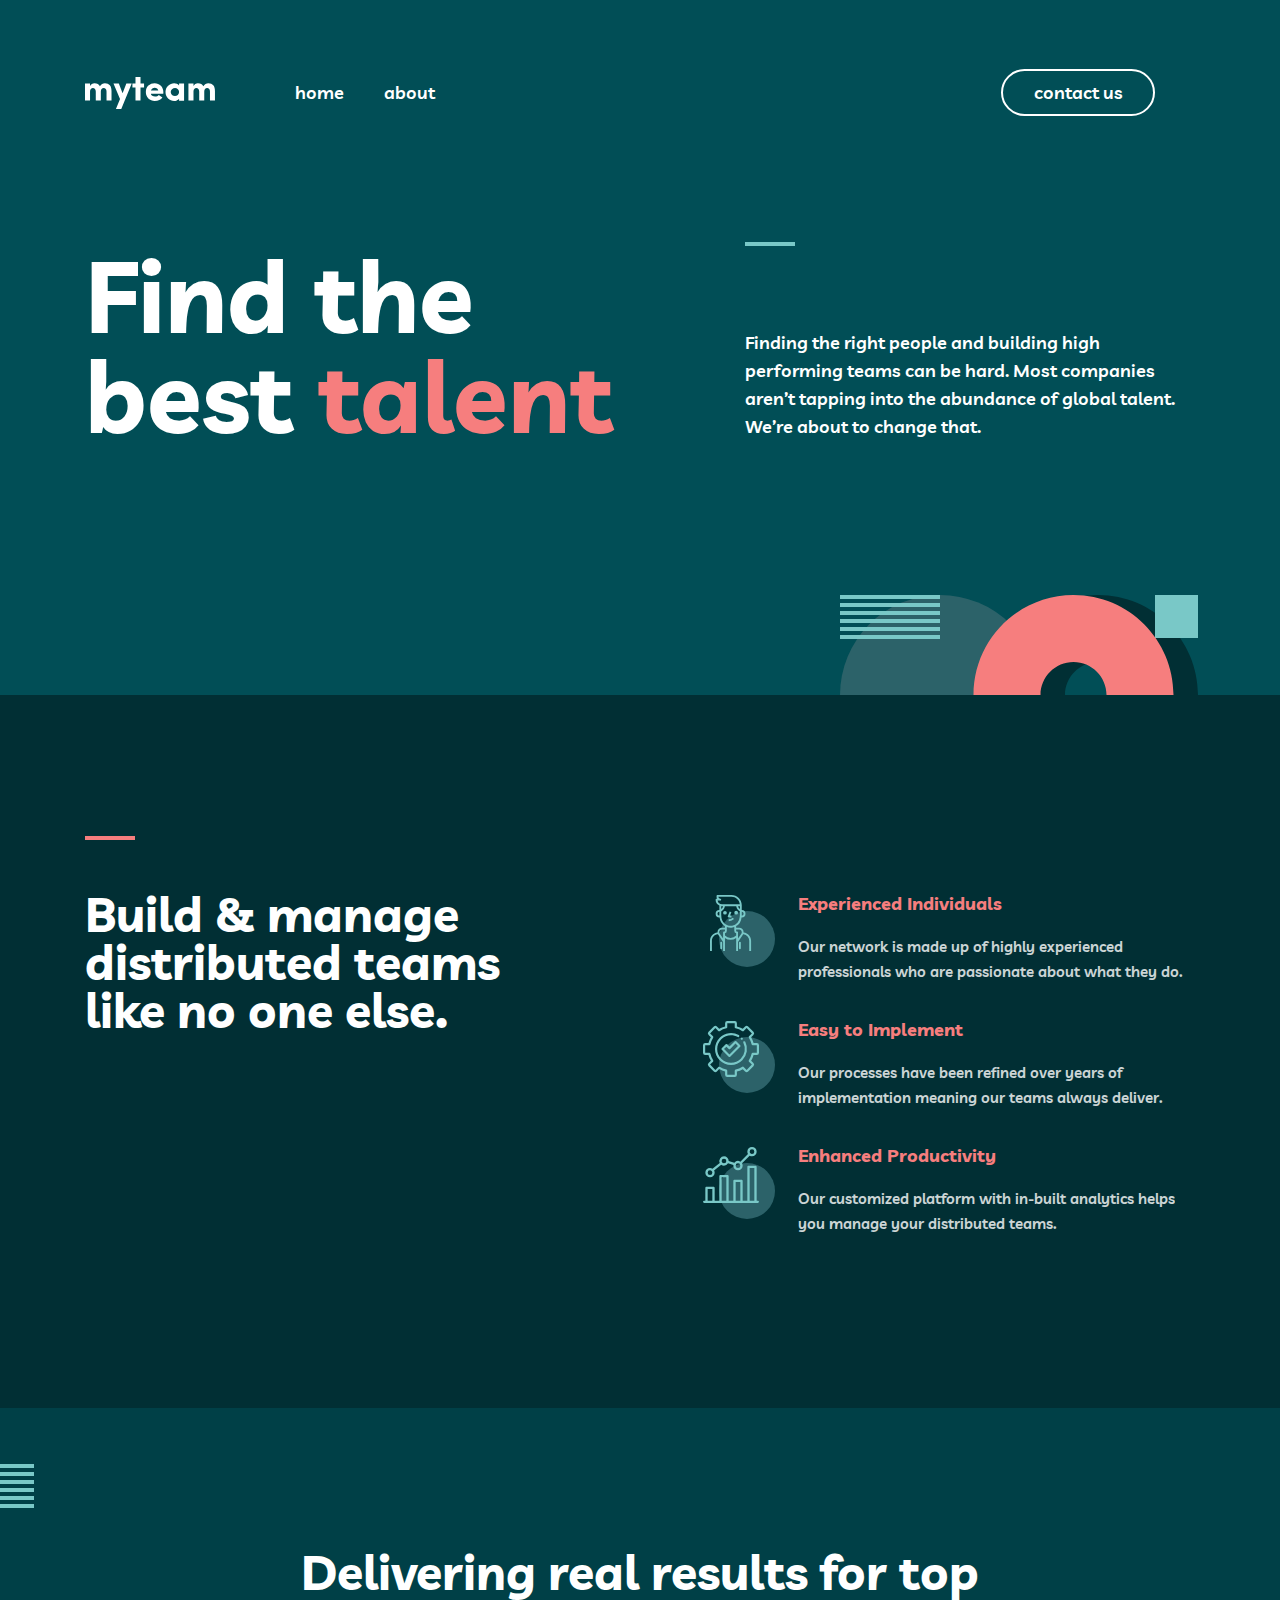
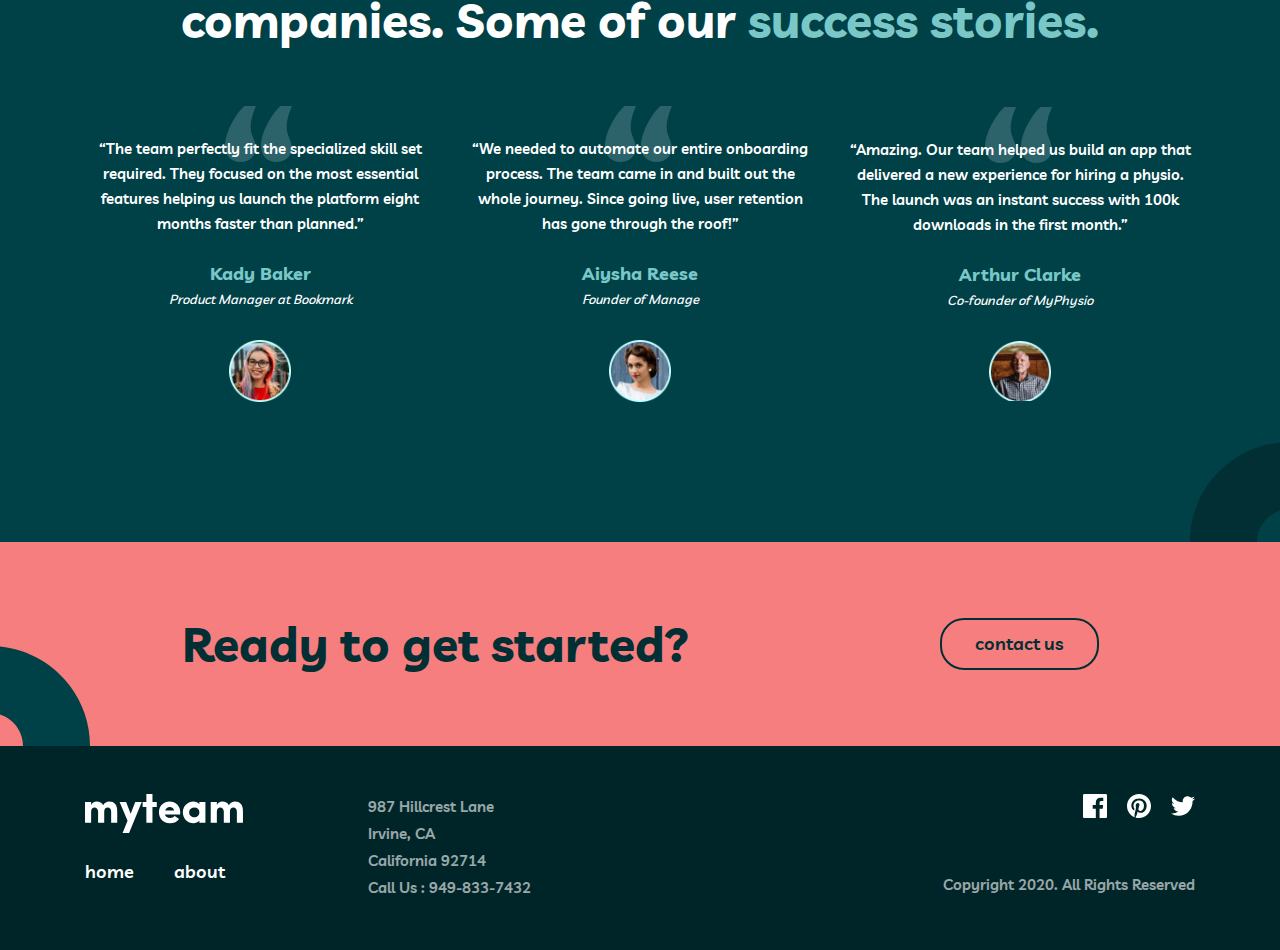
<file: index.html>
<!DOCTYPE html>
<html lang="en">
<head>
  <meta charset="UTF-8">
  <meta http-equiv="X-UA-Compatible" content="IE=edge">
  <meta name="viewport" content="width=device-width, initial-scale=1.0">
  <link rel="stylesheet" href="./css/main.min.css">
  <title>MyTeam</title>
</head>
<body>

  <header class="site-header header">
    <div class="container">
      <div class="header__inner">
        <a class="header__link" href="./index.html">
          <img class="header__link-img" src="./images/myteam-logo.svg" width="160" height="40" alt="site logo">
        </a>
        <nav class="header__menu menu">
          <button class="menu__btn">&#215;</button>
          <ol class="menu__list">
            <li class="menu__item">
              <a class="menu__link" href="./index.html">home</a>
            </li>
            <li class="menu__item">
              <a class="menu__link" href="./about.html">about</a>
            </li>
            <li class="menu__item right">
              <a class="menu__link menu__link--link" href="#">contact us</a>
            </li>
          </ol>
        </nav>
        <div class="header__btn">
          <button class="header__button">&#9776;</button>
        </div>
      </div>
    </div>
  </header>

  <main class="site-main">

    <section class="hero">
      <div class="container">
        <div class="hero__title-box">
          <h1 class="hero__title">Find the best <span class="hero__title-red">talent</span></h1>
        </div>
        <div class="hero__text-box">
          <span class="hero__link"></span>
          <p class="hero__text">Finding the right people and building high performing teams can be hard. Most companies aren’t tapping into the abundance of global talent. We’re about to change that.</p>
        </div>
      </div>
    </section>

    <section class="about">
      <div class="container">
        <div class="about__list">
          <div class="about__left">
            <span class="about__line"></span>
            <h2 class="about__title">Build & manage distributed teams like no one else.</h2>
          </div>
          <ol class="about__right">
            <li class="about__item">
              <strong class="about__subject">Experienced Individuals</strong>
              <p class="about__desc">Our network is made up of highly experienced professionals who are passionate about what they do.</p>
            </li>
            <li class="about__item">
              <strong class="about__subject">Easy to Implement</strong>
              <p class="about__desc">Our processes have been refined over years of implementation meaning our teams always deliver.</p>
            </li>
            <li class="about__item">
              <strong class="about__subject">Enhanced Productivity</strong>
              <p class="about__desc">Our customized platform with in-built analytics helps you manage your distributed teams.</p>
            </li>
          </ol>
        </div>
      </div>
    </section>

    <section class="content">
      <div class="container">
        <div class="content__title-box">
          <h2 class="content__title">Delivering real results for top companies. Some of our <span class="content__title content__title--desc">success stories.</span></h2>
        </div>
        <ul class="content__list">
          <li class="content__item">
            <p class="content__text"> “The team perfectly fit the specialized skill set required. They focused on the most essential features helping us launch the platform eight months faster than planned.”</p>
            <strong class="content__subject">Kady Baker</strong>
            <em class="content__desc">Product Manager at Bookmark</em>
            <img class="content__img" src="./images/Kady-Baker-img.png" srcset="./images/Kady-Baker-img.png 1x, ./images/Kady-Baker-img@2x.png 2x" width="62" height="62" alt="Kady Baker img">
          </li>
          <li class="content__item">
            <p class="content__text">“We needed to automate our entire onboarding process. The team came in and built out the whole journey. Since going live, user retention has gone through the roof!”</p>
            <strong class="content__subject">Aiysha Reese</strong>
            <em class="content__desc">Founder of Manage</em>
            <img class="content__img" src="./images/Aiysha-Reese-img.png" srcset="./images/Aiysha-Reese-img.png 1x, ./images/Aiysha-Reese-img@2x.png 2x" width="62" height="62" alt="Aiysha Reese img">
          </li>
          <li class="content__item">
            <p class="content__text">“Amazing. Our team helped us build an app that delivered a new experience for hiring a physio. The launch was an instant success with 100k downloads in the first month.”</p>
            <strong class="content__subject">Arthur Clarke</strong>
            <em class="content__desc">Co-founder of MyPhysio</em>
            <img class="content__img" src="./images/Arthur-Clarke-img.png" srcset="./images/Arthur-Clarke-img.png 1x, ./images/Arthur-Clarke-img@2x.png 2x" width="62" height="62" alt="Arthur Clarke img">
          </li>
        </ul>
      </div>
    </section>

    <section class="start">
      <div class="container">
        <div class="start__box">
          <h2 class="start__title">Ready to get started?</h2>
          <a class="start__link" href="#">contact us</a>
        </div>
      </div>
    </section>

  </main>

  <footer class="site-footer footer">
    <div class="container">
      <div class="footer__box">
        <div class="footer__left">
          <div class="footer__link-box">
            <a class="footer__logo-link" href="./index.html"><img class="footer__logo-img" src="./images/myteam-logo.svg" width="160" height="40" alt="myteam site logo"></a>
            <div class="footer__inner">
              <ol class="footer__menu">
                <li class="footer__menu-item">
                  <a class="footer__menu-link" href="./index.html">home</a>
                </li>
                <li class="footer__menu-item">
                  <a class="footer__menu-link" href="./about.html">about</a>
                </li>
              </ol>
            </div>
          </div>
          <div class="footer__desc-box">
            <p class="footer__desc">987  Hillcrest Lane</p>
            <p class="footer__desc">Irvine, CA</p>
            <p class="footer__desc">California 92714</p>
            <p class="footer__desc">Call Us : 949-833-7432</p>
          </div>
        </div>
        <div class="footer__right">
          <div class="footer__right-link">
            <a class="footer__svg-link" href="#">
              <svg width="24" height="24" fill="currentColor" xmlns="http://www.w3.org/2000/svg"><path d="M22.675 0H1.325C.593 0 0 .593 0 1.325v21.351C0 23.407.593 24 1.325 24H12.82v-9.294H9.692v-3.622h3.128V8.413c0-3.1 1.893-4.788 4.659-4.788 1.325 0 2.463.099 2.795.143v3.24l-1.918.001c-1.504 0-1.795.715-1.795 1.763v2.313h3.587l-.467 3.622h-3.12V24h6.116c.73 0 1.323-.593 1.323-1.325V1.325C24 .593 23.407 0 22.675 0Z" fill="currentColor"/></svg>
            </a>
            <a class="footer__svg-link" href="#">
              <svg width="24" height="24" fill="currentColor" xmlns="http://www.w3.org/2000/svg"><path d="M12 0C5.373 0 0 5.372 0 12c0 5.084 3.163 9.426 7.627 11.174-.105-.949-.2-2.405.042-3.441.218-.937 1.407-5.965 1.407-5.965s-.359-.719-.359-1.782c0-1.668.967-2.914 2.171-2.914 1.023 0 1.518.769 1.518 1.69 0 1.029-.655 2.568-.994 3.995-.283 1.194.599 2.169 1.777 2.169 2.133 0 3.772-2.249 3.772-5.495 0-2.873-2.064-4.882-5.012-4.882-3.414 0-5.418 2.561-5.418 5.207 0 1.031.397 2.138.893 2.738a.36.36 0 0 1 .083.345l-.333 1.36c-.053.22-.174.267-.402.161-1.499-.698-2.436-2.889-2.436-4.649 0-3.785 2.75-7.262 7.929-7.262 4.163 0 7.398 2.967 7.398 6.931 0 4.136-2.607 7.464-6.227 7.464-1.216 0-2.359-.631-2.75-1.378l-.748 2.853c-.271 1.043-1.002 2.35-1.492 3.146C9.57 23.812 10.763 24 12 24c6.627 0 12-5.373 12-12 0-6.628-5.373-12-12-12Z" fill="currentColor"/></svg>
            </a>
            <a class="footer__svg-link" href="#">
              <svg width="24" height="20" fill="currentColor" xmlns="http://www.w3.org/2000/svg"><path d="M24 2.557a9.83 9.83 0 0 1-2.828.775A4.932 4.932 0 0 0 23.337.608a9.864 9.864 0 0 1-3.127 1.195A4.916 4.916 0 0 0 16.616.248c-3.179 0-5.515 2.966-4.797 6.045A13.978 13.978 0 0 1 1.671 1.149a4.93 4.93 0 0 0 1.523 6.574 4.903 4.903 0 0 1-2.229-.616c-.054 2.281 1.581 4.415 3.949 4.89a4.935 4.935 0 0 1-2.224.084 4.928 4.928 0 0 0 4.6 3.419A9.9 9.9 0 0 1 0 17.54a13.94 13.94 0 0 0 7.548 2.212c9.142 0 14.307-7.721 13.995-14.646A10.025 10.025 0 0 0 24 2.557Z" fill="currentColor"/></svg>
            </a>
          </div>
          <div class="footer__text-box">
            <p class="footer__text">Copyright 2020. All Rights Reserved</p>
          </div>
        </div>
      </div>
    </div>
  </footer>
  

  <script src="./js/main.js"></script>
</body>
</html>
</file>
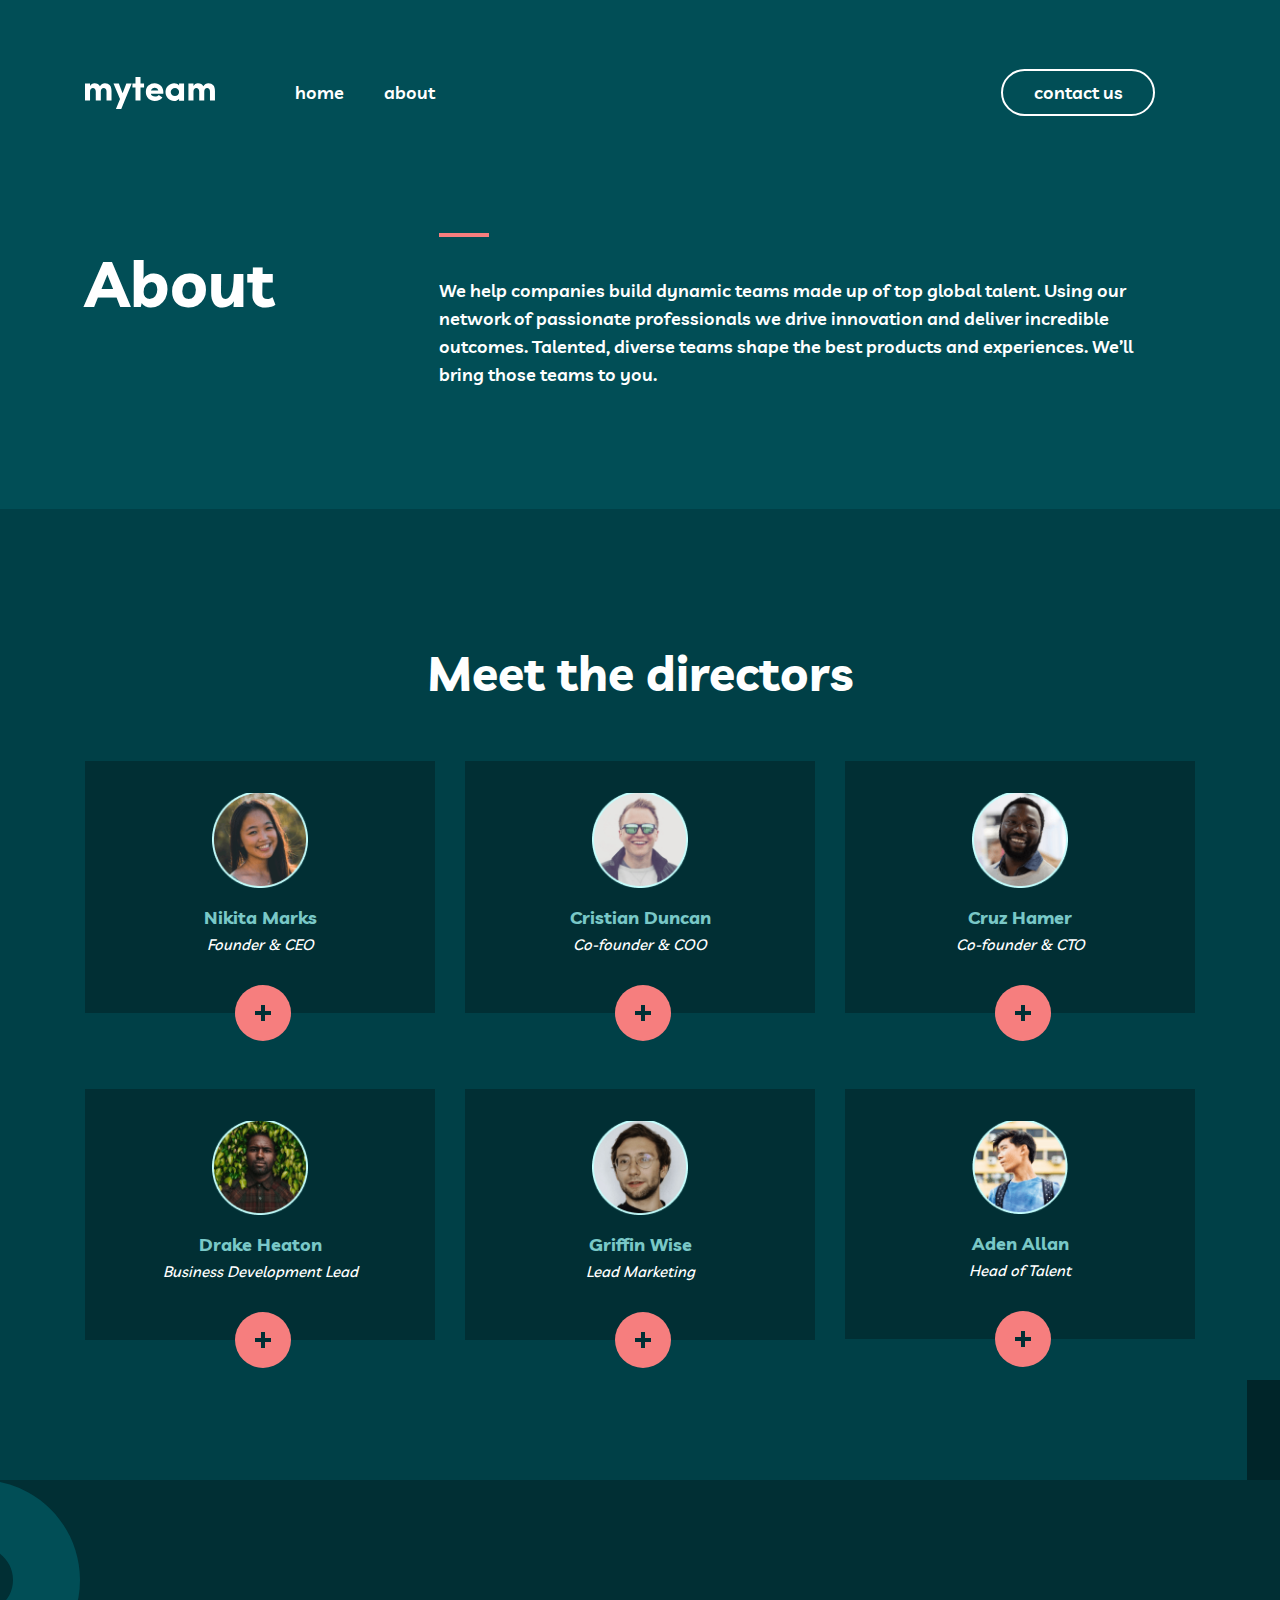
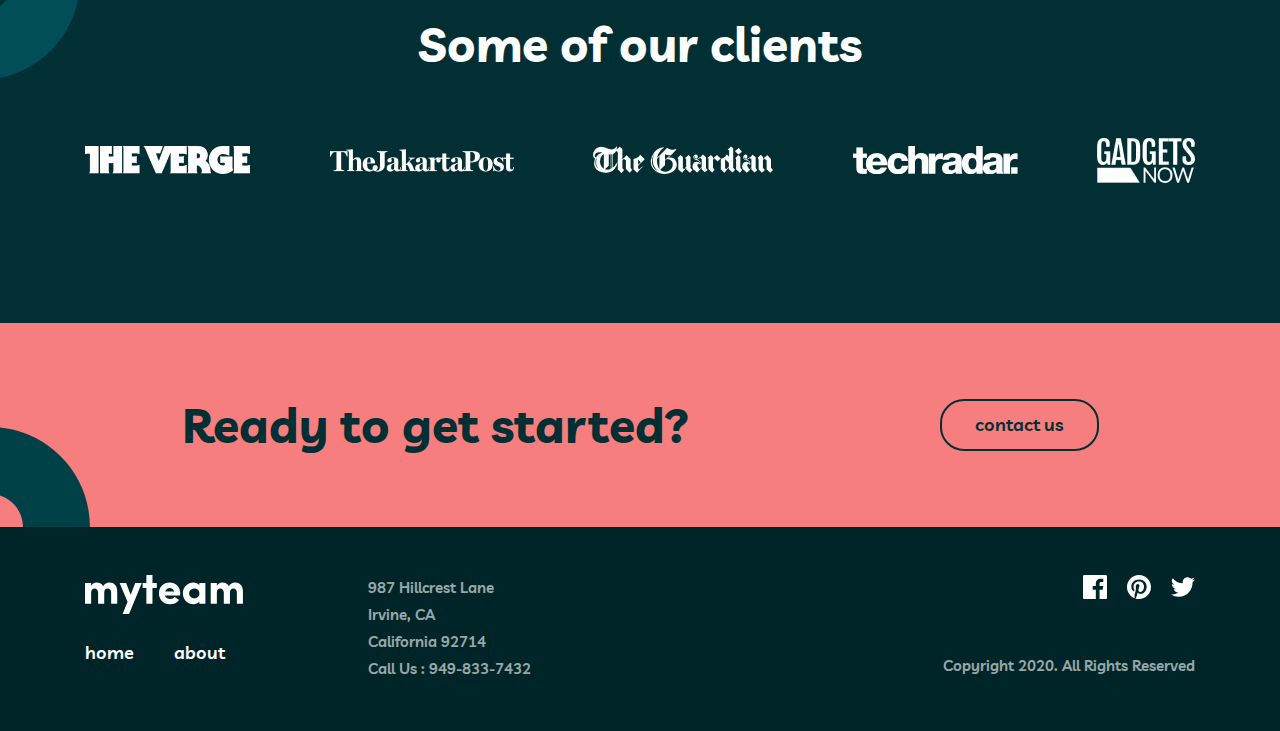
<file: about.html>
<!DOCTYPE html>
<html lang="en">
<head>
  <meta charset="UTF-8">
  <meta http-equiv="X-UA-Compatible" content="IE=edge">
  <meta name="viewport" content="width=device-width, initial-scale=1.0">
  <link rel="stylesheet" href="./css/main.min.css">
  <title>MyTeam</title>
</head>
<body>

  <header class="site-header header">
    <div class="container">
      <div class="header__inner">
        <a class="header__link" href="./index.html">
          <img class="header__link-img" src="./images/myteam-logo.svg" width="160" height="40" alt="site logo">
        </a>
        <nav class="header__menu menu">
          <button class="menu__btn">&#215;</button>
          <ol class="menu__list">
            <li class="menu__item">
              <a class="menu__link" href="./index.html">home</a>
            </li>
            <li class="menu__item">
              <a class="menu__link" href="./about.html">about</a>
            </li>
            <li class="menu__item right">
              <a class="menu__link menu__link--link" href="#">contact us</a>
            </li>
          </ol>
        </nav>
        <div class="header__btn">
          <button class="header__button">&#9776;</button>
        </div>
      </div>
    </div>
  </header>

  <main class="site-main">

    <section class="about-hero">
      <div class="container">
        <div class="about-hero__title-box">
          <h1 class="about-hero__title">About</h1>
        </div>
        <div class="about-hero__content">
          <span class="about-hero__line"></span>
          <p class="about-hero__text">We help companies build dynamic teams made up of top global talent. Using our network of passionate professionals we drive innovation and deliver incredible outcomes. Talented, diverse teams shape the best products and experiences. We’ll bring those teams to you.</p>
        </div>
      </div>
    </section>

    <section class="about-director director">
      <div class="container">
        <h2 class="director__title">Meet the directors</h2>
        <ul class="director__list">
          <li class="director__item item">
            <img class="item__img" src="./images/nikita.png" srcset="./images/nikita.png 1x, ./images/nikita@2x.png 2x" width="96" height="96" alt="A picture of Nikita Marx smiling">
            <strong class="item__title">Nikita Marks</strong>
            <em class="item__text">Founder & CEO</em>
            <span class="item__plus"></span>
          </li>      
          <li class="director__item item">
            <img class="item__img" src="./images/cristion.png" srcset="./images/cristion.png 1x, ./images/cristion@2x.png 2x" width="96" height="96" alt="A picture of Cristian Duncan smiling is depicted">
            <strong class="item__title">Cristian Duncan</strong>
            <em class="item__text">Co-founder & COO</em>
            <span class="item__plus"></span>
          </li>
          <li class="director__item item">
            <img class="item__img" src="./images/cruz.png" srcset="./images/cruz.png 1x, ./images/cruz@2x.png 2x" width="96" height="96" alt="A picture of Cruz Hamer smiling is depicted">
            <strong class="item__title">Cruz Hamer</strong>
            <em class="item__text">Co-founder & CTO</em>
            <span class="item__plus"></span>
          </li>
          <li class="director__item item">
            <img class="item__img" src="./images/drake.png" srcset="./images/drake.png 1x, ./images/drake@2x.png 2x" width="96" height="96" alt="A picture of Drake Heaton smiling is depicted">
            <strong class="item__title">Drake Heaton</strong>
            <em class="item__text">Business Development Lead</em>
            <span class="item__plus"></span>
          </li>
          <li class="director__item item">
            <img class="item__img" src="./images/griffin.png" srcset="./images/griffin.png 1x, ./images/griffin@2x.png 2x" width="96" height="96" alt="A picture of Griffin Wise smiling is depicted">
            <strong class="item__title">Griffin Wise</strong>
            <em class="item__text">Lead Marketing</em>
            <span class="item__plus"></span>
          </li>
          <li class="director__item item">
            <img class="item__img" src="./images/aden.png" srcset="./images/aden.png 1x, ./images/aden@2x.png 2x" width="96" height="96" alt="A picture of Griffin Wise smiling is depicted">
            <strong class="item__title">Aden Allan</strong>
            <em class="item__text">Head of Talent</em>
            <span class="item__plus"></span>
          </li>
        </ul>
      </div>
    </section>

    <section class="about-clients clients">
      <div class="container">
        <h2 class="clients__title">Some of our clients</h2>
        <ul class="clients__list">
          <li class="clients__item">
            <a class="clients__link" href="#">
              <picture class="img-box">
                <!-- WEBP -->
                <source
                  type="image/webp"
                  media="(max-width:576px)"
                  srcset="./images/varge-mobile.webp 1x, ./images/varge-mobile@2x.webp 2x"
                />
                <source
                  type="image/webp"
                  media="(max-width:768px)"
                  srcset="./images/varge-tablet.webp 1x, ./images/varge-tablet@2x.webp 2x"
                />
                <source
                  type="image/webp"
                  srcset="./images/varge.webp 1x, ./images/varge@2x.webp 2x"
                />

                <!-- PNG -->
                <source
                  media="(max-width:576px)"
                  srcset="./images/varge-mobile.png 1x, ./images/varge-mobile@2x.png 2x"
                />
                <source
                  media="(max-width:768px)"
                  srcset="./images/varge-tablet.png 1x, ./images/varge-tablet@2x.png 2x"
                />
                <img
                  class="clients__link-img"
                  src="./images/varge.png"
                  srcset="./images/varge.png 1x, ./images/varge@2x.png 2x"
                  width="165"
                  height="28"
                  alt="varge logo link">
              </picture>
            </a>
          </li>
          <li class="clients__item">
            <a class="clients__link" href="#">
              <picture class="img-box">
                <!-- WEBP -->
                <source
                  type="image/webp"
                  media="(max-width:576px)"
                  srcset="./images/jakarta-mobile.webp 1x, ./images/jakarta-mobile@2x.webp 2x"
                />
                <source
                  type="image/webp"
                  media="(max-width:768px)"
                  srcset="./images/jakarta-tablet.webp 1x, ./images/jakarta-tablet@2x.webp 2x"
                />
                <source
                  type="image/webp"
                  srcset="./images/jakarta.webp 1x, ./images/jakarta@2x.webp 2x"
                />

                <!-- PNG -->
                <source
                  media="(max-width:576px)"
                  srcset="./images/jakarta-mobile.png 1x, ./images/jakarta-mobile@2x.png 2x"
                />
                <source
                  media="(max-width:768px)"
                  srcset="./images/jakarta-tablet.png 1x, ./images/jakarta-tablet@2x.png 2x"
                />
                <img
                  class="clients__link-img"
                  src="./images/jakarta.png"
                  srcset="./images/jakarta.png 1x, ./images/jakarta@2x.png 2x"
                  width="184"
                  height="23"
                  alt="jakarta logo link">
              </picture>
            </a>
          </li>
          <li class="clients__item">
            <a class="clients__link" href="#">
              <picture class="img-box">
                <!-- WEBP -->
                <source
                  type="image/webp"
                  media="(max-width:576px)"
                  srcset="./images/guardian-mobile.webp 1x, ./images/guardian-mobile@2x.webp 2x"
                />
                <source
                  type="image/webp"
                  media="(max-width:768px)"
                  srcset="./images/guardian-tablet.webp 1x, ./images/guardian-tablet@2x.webp 2x"
                />
                <source
                  type="image/webp"
                  srcset="./images/guardian.webp 1x, ./images/guardian@2x.webp 2x"
                />
  
                <!-- PNG -->
                <source
                  media="(max-width:576px)"
                  srcset="./images/guardian-mobile.png 1x, ./images/guardian-mobile@2x.png 2x"
                />
                <source
                  media="(max-width:768px)"
                  srcset="./images/guardian-tablet.png 1x, ./images/guardian-tablet@2x.png 2x"
                />
                <img
                  class="clients__link-img"
                  src="./images/guardian.png"
                  srcset="./images/guardian.png 1x, ./images/guardian@2x.png 2x"
                  width="180"
                  height="28"
                  alt="guardian logo link">
              </picture>
            </a>
          </li>
          <li class="clients__item">
            <a class="clients__link" href="#">
              <picture class="img-box">
                <!-- WEBP -->
                <source
                  type="image/webp"
                  media="(max-width:576px)"
                  srcset="./images/techradar-mobile.webp 1x, ./images/techradar-mobile@2x.webp 2x"
                />
                <source
                  type="image/webp"
                  media="(max-width:768px)"
                  srcset="./images/techradar-tablet.webp 1x, ./images/techradar-tablet@2x.webp 2x"
                />
                <source
                  type="image/webp"
                  srcset="./images/techradar.webp 1x, ./images/techradar@2x.webp 2x"
                />
  
                <!-- PNG -->
                <source
                  media="(max-width:576px)"
                  srcset="./images/techradar-mobile.png 1x, ./images/techradar-mobile@2x.png 2x"
                />
                <source
                  media="(max-width:768px)"
                  srcset="./images/techradar-tablet.png 1x, ./images/techradar-tablet@2x.png 2x"
                />
                <img
                  class="clients__link-img"
                  src="./images/techradar.png"
                  srcset="./images/techradar.png 1x, ./images/techradar@2x.png 2x"
                  width="180"
                  height="28"
                  alt="techradar logo link">
              </picture>      
            </a>
          </li>
          <li class="clients__item">
            <a class="clients__link" href="#">
              <picture class="img-box">
                <!-- WEBP -->
                <source
                  type="image/webp"
                  media="(max-width:576px)"
                  srcset="./images/gadgets-now-mobile.webp 1x, ./images/gadgets-now-mobile@2x.webp 2x"
                />
                <source
                  type="image/webp"
                  media="(max-width:768px)"
                  srcset="./images/gadgets-now-tablet.webp 1x, ./images/gadgets-now-tablet@2x.webp 2x"
                />
                <source
                  type="image/webp"
                  srcset="./images/gadgets-now.webp 1x, ./images/gadgets-now@2x.webp 2x"
                />
  
                <!-- PNG -->
                <source
                  media="(max-width:576px)"
                  srcset="./images/gadgets-now-mobile.png 1x, ./images/gadgets-now-mobile@2x.png 2x"
                />
                <source
                  media="(max-width:768px)"
                  srcset="./images/gadgets-now-tablet.png 1x, ./images/gadgets-now-tablet@2x.png 2x"
                />
                <img
                  class="clients__link-img"
                  src="./images/gadgets-now.png"
                  srcset="./images/gadgets-now.png 1x, ./images/gadgets-now@2x.png 2x"
                  width="98"
                  height="45"
                  alt="gadgets-now logo link">
              </picture>
            </a>
          </li>
        </ul>
      </div>
    </section>

    <section class="about-start">
      <div class="container">
        <div class="about-start__box">
          <h2 class="about-start__title">Ready to get started?</h2>
          <a class="about-start__link" href="#">contact us</a>
        </div>
      </div>
    </section>

  </main>

  <footer class="site-footer footer">
    <div class="container">
      <div class="footer__box">
        <div class="footer__left">
          <div class="footer__link-box">
            <a class="footer__logo-link" href="./index.html"><img class="footer__logo-img" src="./images/myteam-logo.svg" width="160" height="40" alt="myteam site logo"></a>
            <div class="footer__inner">
              <ol class="footer__menu">
                <li class="footer__menu-item">
                  <a class="footer__menu-link" href="./index.html">home</a>
                </li>
                <li class="footer__menu-item">
                  <a class="footer__menu-link" href="./about.html">about</a>
                </li>
              </ol>
            </div>
          </div>
          <div class="footer__desc-box">
            <p class="footer__desc">987  Hillcrest Lane</p>
            <p class="footer__desc">Irvine, CA</p>
            <p class="footer__desc">California 92714</p>
            <p class="footer__desc">Call Us : 949-833-7432</p>
          </div>
        </div>
        <div class="footer__right">
          <div class="footer__right-link">
            <a class="footer__svg-link" href="#">
              <svg width="24" height="24" fill="currentColor" xmlns="http://www.w3.org/2000/svg"><path d="M22.675 0H1.325C.593 0 0 .593 0 1.325v21.351C0 23.407.593 24 1.325 24H12.82v-9.294H9.692v-3.622h3.128V8.413c0-3.1 1.893-4.788 4.659-4.788 1.325 0 2.463.099 2.795.143v3.24l-1.918.001c-1.504 0-1.795.715-1.795 1.763v2.313h3.587l-.467 3.622h-3.12V24h6.116c.73 0 1.323-.593 1.323-1.325V1.325C24 .593 23.407 0 22.675 0Z" fill="currentColor"/></svg>
            </a>
            <a class="footer__svg-link" href="#">
              <svg width="24" height="24" fill="currentColor" xmlns="http://www.w3.org/2000/svg"><path d="M12 0C5.373 0 0 5.372 0 12c0 5.084 3.163 9.426 7.627 11.174-.105-.949-.2-2.405.042-3.441.218-.937 1.407-5.965 1.407-5.965s-.359-.719-.359-1.782c0-1.668.967-2.914 2.171-2.914 1.023 0 1.518.769 1.518 1.69 0 1.029-.655 2.568-.994 3.995-.283 1.194.599 2.169 1.777 2.169 2.133 0 3.772-2.249 3.772-5.495 0-2.873-2.064-4.882-5.012-4.882-3.414 0-5.418 2.561-5.418 5.207 0 1.031.397 2.138.893 2.738a.36.36 0 0 1 .083.345l-.333 1.36c-.053.22-.174.267-.402.161-1.499-.698-2.436-2.889-2.436-4.649 0-3.785 2.75-7.262 7.929-7.262 4.163 0 7.398 2.967 7.398 6.931 0 4.136-2.607 7.464-6.227 7.464-1.216 0-2.359-.631-2.75-1.378l-.748 2.853c-.271 1.043-1.002 2.35-1.492 3.146C9.57 23.812 10.763 24 12 24c6.627 0 12-5.373 12-12 0-6.628-5.373-12-12-12Z" fill="currentColor"/></svg>
            </a>
            <a class="footer__svg-link" href="#">
              <svg width="24" height="20" fill="currentColor" xmlns="http://www.w3.org/2000/svg"><path d="M24 2.557a9.83 9.83 0 0 1-2.828.775A4.932 4.932 0 0 0 23.337.608a9.864 9.864 0 0 1-3.127 1.195A4.916 4.916 0 0 0 16.616.248c-3.179 0-5.515 2.966-4.797 6.045A13.978 13.978 0 0 1 1.671 1.149a4.93 4.93 0 0 0 1.523 6.574 4.903 4.903 0 0 1-2.229-.616c-.054 2.281 1.581 4.415 3.949 4.89a4.935 4.935 0 0 1-2.224.084 4.928 4.928 0 0 0 4.6 3.419A9.9 9.9 0 0 1 0 17.54a13.94 13.94 0 0 0 7.548 2.212c9.142 0 14.307-7.721 13.995-14.646A10.025 10.025 0 0 0 24 2.557Z" fill="currentColor"/></svg>
            </a>
          </div>
          <div class="footer__text-box">
            <p class="footer__text">Copyright 2020. All Rights Reserved</p>
          </div>
        </div>
      </div>
    </div>
  </footer>
  

  <script src="./js/main.js"></script>
</body>
</html>
</file>
<file: css/main.min.css>
@font-face{font-family:'Livvic';src:url("../fonts/Livvic-Bold.woff2") format("woff2"),url("../fonts/Livvic-Bold.woff") format("woff");font-weight:bold;font-style:normal;font-display:swap}@font-face{font-family:'Livvic';src:url("../fonts/Livvic-Medium.woff2") format("woff2"),url("../fonts/Livvic-Medium.woff") format("woff");font-weight:500;font-style:normal;font-display:swap}@font-face{font-family:'Livvic';src:url("../fonts/Livvic-SemiBold.woff2") format("woff2"),url("../fonts/Livvic-SemiBold.woff") format("woff");font-weight:600;font-style:normal;font-display:swap}/*! normalize.css v8.0.1 | MIT License | github.com/necolas/normalize.css */html{line-height:1.15;-webkit-text-size-adjust:100%}body{margin:0}main{display:block}h1{font-size:2em;margin:0.67em 0}hr{-webkit-box-sizing:content-box;box-sizing:content-box;height:0;overflow:visible}pre{font-family:monospace, monospace;font-size:1em}a{background-color:transparent}abbr[title]{border-bottom:none;text-decoration:underline;-webkit-text-decoration:underline dotted;text-decoration:underline dotted}b,strong{font-weight:bolder}code,kbd,samp{font-family:monospace, monospace;font-size:1em}small{font-size:80%}sub,sup{font-size:75%;line-height:0;position:relative;vertical-align:baseline}sub{bottom:-0.25em}sup{top:-0.5em}img{border-style:none}button,input,optgroup,select,textarea{font-family:inherit;font-size:100%;line-height:1.15;margin:0}button,input{overflow:visible}button,select{text-transform:none}button,[type="button"],[type="reset"],[type="submit"]{-webkit-appearance:button}button::-moz-focus-inner,[type="button"]::-moz-focus-inner,[type="reset"]::-moz-focus-inner,[type="submit"]::-moz-focus-inner{border-style:none;padding:0}button:-moz-focusring,[type="button"]:-moz-focusring,[type="reset"]:-moz-focusring,[type="submit"]:-moz-focusring{outline:1px dotted ButtonText}fieldset{padding:0.35em 0.75em 0.625em}legend{-webkit-box-sizing:border-box;box-sizing:border-box;color:inherit;display:table;max-width:100%;padding:0;white-space:normal}progress{vertical-align:baseline}textarea{overflow:auto}[type="checkbox"],[type="radio"]{-webkit-box-sizing:border-box;box-sizing:border-box;padding:0}[type="number"]::-webkit-inner-spin-button,[type="number"]::-webkit-outer-spin-button{height:auto}[type="search"]{-webkit-appearance:textfield;outline-offset:-2px}[type="search"]::-webkit-search-decoration{-webkit-appearance:none}::-webkit-file-upload-button{-webkit-appearance:button;font:inherit}details{display:block}summary{display:list-item}template{display:none}[hidden]{display:none}*,*::before,*::after{-webkit-box-sizing:border-box;box-sizing:border-box;scroll-behavior:smooth}html{height:100%;scroll-behavior:smooth}body{display:-webkit-box;display:-ms-flexbox;display:flex;-webkit-box-orient:vertical;-webkit-box-direction:normal;-ms-flex-direction:column;flex-direction:column;height:100%;margin:0;font-family:'Livvic', sans-serif;overflow-x:hidden}main{-webkit-box-flex:1;-ms-flex-positive:1;flex-grow:1}img{max-width:100%;height:auto;vertical-align:middle;-o-object-fit:cover;object-fit:cover}.visually-hidden{clip:rect(0 0 0 0);-webkit-clip-path:inset(50%);clip-path:inset(50%);height:1px;overflow:hidden;position:absolute;white-space:nowrap;width:1px}.container{width:100%;max-width:71.875rem;margin:0 auto;padding:0 1.25rem}@media only screen and (max-width: 48rem){.container{max-width:43rem}}@media only screen and (max-width: 36rem){.container{max-width:33rem}}.site-header{background-color:#014E56}.header__inner{display:-webkit-box;display:-ms-flexbox;display:flex;-webkit-box-align:center;-ms-flex-align:center;align-items:center;padding:4.813rem 0}.header__link{margin-right:5rem}.header__menu{width:100%}.menu__btn{margin-bottom:1.5rem;margin-left:9.5rem}.menu__list{display:-webkit-box;display:-ms-flexbox;display:flex;-webkit-box-align:center;-ms-flex-align:center;align-items:center;margin:0;padding-left:0;list-style-type:none}.menu__item{margin-right:2.5rem}.menu__link{font-weight:600;font-size:1.125rem;line-height:1.75rem;color:#fff;text-decoration:none}.menu__link:hover{color:#f67e7e;-webkit-transition:all 0.2s ease;transition:all 0.2s ease}.menu__btn{display:none;font-size:2.25rem;color:#fff;border:0;background-color:transparent}.right{margin-left:auto}.menu__link--link{padding:0.625rem 1.9rem;font-weight:600;font-size:1.125rem;line-height:1.75rem;text-align:center;text-decoration:none;color:#fff;border:0.125rem solid #fff;border-radius:1.5rem}.menu__link--link:hover{color:#014E56;background-color:#fff;-webkit-transition:all 0.2s ease;transition:all 0.2s ease}.header__btn{display:none;margin-left:auto}.header__button{font-size:2.188rem;color:#fff;border:0;background-color:transparent}@media only screen and (max-width: 48rem){.header__inner{padding:4.5rem 0}.header__link{margin-right:3rem}}@media only screen and (max-width: 36.188rem){.menu__item{margin-right:1.5rem}}@media only screen and (max-width: 36rem){.header__inner{padding:3rem 0}.header__link-img{width:8rem;height:2rem}.menu__btn{display:block}.header__btn{display:block}.header__button{font-size:1.8rem}.header__menu{position:absolute;top:-37.5rem;right:0;width:16rem;height:37rem;padding:2.5rem 0 0 3rem;background-color:#2c6269;-webkit-transition:all 0.5s ease;transition:all 0.5s ease;z-index:2}.header__menu--open{position:absolute;top:0;right:0;bottom:0;background-image:url("../images/tel-menu.svg");background-repeat:no-repeat;background-position:bottom right;overflow-x:hidden}.overflow{overflow:hidden}.menu__list{-webkit-box-orient:vertical;-webkit-box-direction:normal;-ms-flex-direction:column;flex-direction:column;-webkit-box-align:start;-ms-flex-align:start;align-items:flex-start}.menu__item{margin-bottom:2rem}.right{margin-left:0}}.hero{width:100%;position:relative;display:-webkit-box;display:-ms-flexbox;display:flex;-webkit-box-align:center;-ms-flex-align:center;align-items:center;padding:3.5rem 0 15.625rem;background-color:#014E56}.hero::before{position:absolute;top:4rem;left:calc(50% - 53.5rem);display:block;width:12.5rem;height:12.5rem;background-image:url("../images/hero-left-bgi.svg");background-repeat:no-repeat;background-size:12.5rem;background-position:center;z-index:1;content:""}.hero::after{position:absolute;bottom:0;left:calc(50% + 12.5rem);display:block;width:22.375rem;height:6.25rem;background-image:url("../images/hero-bottom-bgi.svg");background-repeat:no-repeat;background-size:22.375rem 6.25rem;background-position:center;z-index:1;content:""}.hero__title-box{display:inline-block;width:100%;max-width:35rem;margin-right:6rem}.hero__title{margin:0;font-weight:700;font-size:6.25rem;line-height:6.25rem;color:#fff}.hero__title-red{color:#f67e7e}.hero__text-box{display:inline-block;width:100%;max-width:27.813rem}.hero__link{display:inline-block;margin-bottom:4.938rem;width:3.125rem;height:0.25rem;background-color:#79C8C7}.hero__text{margin:0;font-weight:600;font-size:1.125rem;line-height:1.75rem;color:#fff}@media only screen and (max-width: 69.75rem){.hero::after{display:none}}@media only screen and (max-width: 71.563rem){.hero__title-box{margin-right:0;margin-bottom:5rem}}@media only screen and (max-width: 48rem){.hero{padding:3rem 0 15.625rem;text-align:center}.hero::after{display:block;bottom:0;left:calc(50% - 11.25rem)}.hero__title-box{max-width:24rem;margin-right:0;margin-bottom:1.5rem}.hero__title{font-size:4rem;line-height:3.5rem;text-align:center}.hero__text-box{max-width:28.563rem}.hero__link{display:none}.hero__text{font-size:0.938rem;text-align:center}}@media only screen and (max-width: 36rem){.hero{padding:2rem 0 12.313rem}.hero__title-box{max-width:14rem;margin-bottom:0.5rem}.hero__title{font-size:2.5rem}.hero__text-box{max-width:20.438rem}}.about{width:100%;padding:12.188rem 0 8.75rem 0;background-color:#012F34;background-image:url("../images/about-bgi.svg");background-repeat:no-repeat;background-size:12.5rem 15.25rem;background-position:calc(50% + 46.875rem) bottom;z-index:1}.about__list{display:-webkit-box;display:-ms-flexbox;display:flex}.about__left{position:relative;width:100%;max-width:28.438;margin-right:7.813rem}.about__line{position:absolute;top:-3.375rem;left:0;display:inline-block;width:100%;max-width:3.125rem;height:0.25rem;background-color:#f67e7e}.about__title{margin:0;font-weight:700;font-size:3rem;line-height:3rem;color:#fff}.about__right{width:100%;max-width:33.75rem;margin:0;padding-left:0;list-style-type:none}.about__item{position:relative;margin-bottom:2rem;padding-left:5.938rem}.about__item::before{position:absolute;top:0.313rem;left:0;display:block;width:4.5rem;height:4.5rem;background-image:url(../images/exper-bgi.svg);background-repeat:no-repeat;background-size:4.5rem;background-position:center;z-index:2;content:""}.about__item:nth-child(2)::before{position:absolute;top:0.313rem;left:0;display:block;width:4.5rem;height:4.5rem;background-image:url(../images/easy-bgi.svg);background-repeat:no-repeat;background-size:4.5rem;background-position:center;z-index:2;content:""}.about__item:nth-child(3)::before{position:absolute;top:0.313rem;left:0;display:block;width:4.5rem;height:4.5rem;background-image:url(../images/enhan-bgi.svg);background-repeat:no-repeat;background-size:4.5rem;background-position:center;z-index:2;content:""}.about__subject{display:inline-block;margin-bottom:1rem;font-weight:700;font-size:1.125rem;line-height:1.75rem;color:#f67e7e}.about__desc{width:100%;margin:0;font-weight:600;font-size:0.938rem;line-height:1.563rem;color:#fff;opacity:0.8}@media only screen and (max-width: 71.625rem){.about__left{margin-right:3.75rem}}@media only screen and (max-width: 64.688rem){.about__left{margin-right:3.125rem}}@media only screen and (max-width: 57.188rem){.about__list{display:-webkit-box;display:-ms-flexbox;display:flex;-ms-flex-wrap:wrap;flex-wrap:wrap}.about__left{margin-right:0;margin-bottom:4rem}}@media only screen and (max-width: 48rem){.about{padding:8.5rem 0 6.25rem 0;background-position:calc(50% + 24.375rem) top}.about__left{max-width:28.438rem;margin-right:0;margin-bottom:4rem}.about__title{font-size:2rem;line-height:2rem}.about__line{top:-2rem}.about__item{max-width:35.813rem}}@media only screen and (max-width: 36rem){.about{padding:6.25rem 0 4rem 0;background-position:calc(50% + 18.125rem) top}.about__right{text-align:center}.about__item{display:inline-block;-webkit-box-orient:vertical;-webkit-box-direction:normal;-ms-flex-direction:column;flex-direction:column;max-width:20.438rem;padding:0;padding-top:5.313rem}.about__item::before{left:calc(50% - 2.188rem);z-index:0}.about__item:nth-child(2)::before{left:calc(50% - 2.188rem);z-index:0}.about__item:nth-child(3)::before{left:calc(50% - 2.188rem);z-index:0}}@media only screen and (max-width: 23.438rem){.about{background-position:calc(50% + 11.875rem) top}.about__left{max-width:15rem}}.content{padding:8.75rem 0;background-color:#004047;text-align:center;background-image:url("../../images/content-top-bgi.svg"),url("../../images/content-bottom-bgi.svg");background-repeat:no-repeat;background-size:9.188rem 6.25rem, 12.5rem 6.25rem;background-position:calc(50% - 42.5rem) top,calc(50% + 40.625rem) bottom}.content__title-box{display:inline-block;margin-bottom:5.75rem;width:100%;max-width:58.25rem}.content__title{margin:0;font-weight:700;font-size:3rem;line-height:3rem;text-align:center;color:#fff}.content__title--desc{color:#79C8C7}.content__list{display:-webkit-box;display:-ms-flexbox;display:flex;-webkit-box-align:center;-ms-flex-align:center;align-items:center;margin:0;padding-left:0;list-style-type:none}.content__item{position:relative;margin-right:1.875rem;width:100%;max-width:21.875rem;z-index:10;vertical-align:middle}.content__item:nth-child(3){margin-right:0}.content__item::before{position:absolute;top:-1.875rem;left:calc(50% - 2.188rem);display:block;width:4.188rem;height:3.5rem;background-image:url("../images/content-item-bgi.svg");background-repeat:no-repeat;background-size:4.188rem 3.5rem;background-position:center;z-index:-1;content:""}.content__text{margin:0;margin-bottom:1.5rem;font-weight:600;font-size:0.938rem;line-height:1.563rem;color:#fff}.content__subject{display:block;margin-bottom:0.125rem;font-weight:700;font-size:1.125rem;line-height:1.75rem;color:#79C8C7}.content__desc{display:block;margin-bottom:2rem;font-size:0.813rem;line-height:1.125rem;color:#fff}@media only screen and (max-width: 48rem){.content{padding:6.25rem 0;background-position:calc(50% - 19.688rem) top,calc(50% + 17.813rem) bottom}.content__title-box{max-width:30.625rem}.content__title{font-size:2rem;line-height:2rem}.content__list{-webkit-box-orient:vertical;-webkit-box-direction:normal;-ms-flex-direction:column;flex-direction:column}.content__item{max-width:36rem;margin-right:0;margin-bottom:5.25rem}.content__text{margin-bottom:1rem}.content__desc{margin-bottom:1rem}}@media only screen and (max-width: 36rem){.content{padding:8.75rem 0 10.25rem 0}}@media only screen and (max-width: 23.438rem){.content{background-position:calc(50% - 7.5rem) top,calc(50% + 6rem) bottom}}.start{padding:4.75rem 0;background-color:#f67e7e;background-image:url("../images/start-bgi.svg");background-repeat:no-repeat;background-size:12.5rem 9rem;background-position:calc(50% - 40.625rem) bottom}.start__box{display:-webkit-box;display:-ms-flexbox;display:flex;-webkit-box-align:center;-ms-flex-align:center;align-items:center;-webkit-box-pack:justify;-ms-flex-pack:justify;justify-content:space-between;width:100%;max-width:57.313rem;margin-right:auto;margin-left:auto}.start__title{margin:0;font-weight:700;font-size:3rem;line-height:3rem;color:#012F34}.start__link{display:inline-block;padding:0.625rem 2.063rem;border:0.125rem solid #012F34;border-radius:1.5rem;font-weight:600;font-size:1.125rem;line-height:1.75rem;text-decoration:none;color:#012F34;-webkit-transition:all 0.2s ease;transition:all 0.2s ease}.start__link:hover{color:#fff;background-color:#012F34;-webkit-transition:all 0.2s ease;transition:all 0.2s ease}@media only screen and (max-width: 48rem){.start{background-position:calc(50% - 18.125rem) calc(50% + 3.125rem)}.start__title{font-size:2rem;line-height:2rem}}@media only screen and (max-width: 36.063rem){.start{background-position:calc(50% - 11.875rem) calc(50% + 5.375rem)}.start__box{-webkit-box-orient:vertical;-webkit-box-direction:normal;-ms-flex-direction:column;flex-direction:column}.start__title{margin-bottom:2.5rem}}@media only screen and (max-width: 23.438rem){.start{padding:5.188rem 0;background-position:calc(50% - 5.625rem) calc(50% + 6.25rem)}.start__box{max-width:20.438rem;text-align:center}.start__title{margin-bottom:1.5rem}}.about-hero{display:-webkit-box;display:-ms-flexbox;display:flex;-webkit-box-align:center;-ms-flex-align:center;align-items:center;padding:47px 0 120px 0;background-color:#014E56;background-image:url("../images/about-hero-bgi.svg");background-repeat:no-repeat;background-size:200px 200px;background-position:calc(50% + 760px) bottom}.about-hero__title-box{display:inline-block;width:100%;max-width:350px;vertical-align:top}.about-hero__title{margin:0;font-weight:700;font-size:64px;line-height:100px;color:#fff}.about-hero__content{display:inline-block;width:100%;max-width:730px}.about-hero__line{display:block;width:50px;height:4px;margin-bottom:40px;background-color:#f67e7e}.about-hero__text{margin:0;font-weight:600;font-size:18px;line-height:28px;color:#fff}@media only screen and (max-width: 1124px){.about-hero__title-box{margin-bottom:24px}}@media only screen and (max-width: 768px){.about-hero{-webkit-box-orient:vertical;-webkit-box-direction:normal;-ms-flex-direction:column;flex-direction:column;padding:48px 0 112px 0;background-position:calc(50% + 390px) bottom;text-align:center}.about-hero__title-box{max-width:100%;margin-bottom:24px}.about-hero__title{line-height:56px}.about-hero__content{max-width:457px}.about-hero__line{display:none}.about-hero__text{font-size:15px}}@media only screen and (max-width: 375px){.about-hero{padding:32px 0 108px 0;background-position:calc(50% + 190px) calc(50% + 200px)}.about-hero__title-box{margin-bottom:16px}.about-hero__title{font-size:40px;line-height:40px}.about-hero__content{max-width:330px}}.about-director{padding:140px 0;background-color:#004047;background-image:url("../images/director-bgi.svg"),url("../images/content-top-bgi.svg");background-repeat:no-repeat;background-size:200px 200px, 147px 100px;background-position:calc(50% - 760px) top,calc(50% + 680px) bottom;text-align:center}.director__title{margin:0;margin-bottom:64px;font-weight:700;font-size:48px;line-height:48px;color:#fff}.director__list{display:-webkit-box;display:-ms-flexbox;display:flex;-webkit-box-align:center;-ms-flex-align:center;align-items:center;margin:0;padding-left:0;list-style-type:none;-ms-flex-wrap:wrap;flex-wrap:wrap;margin:-38px -15px}.director__item{position:relative;display:-webkit-box;display:-ms-flexbox;display:flex;-webkit-box-align:center;-ms-flex-align:center;align-items:center;-webkit-box-orient:vertical;-webkit-box-direction:normal;-ms-flex-direction:column;flex-direction:column;width:100%;max-width:350px;margin:38px 15px;padding:32px 24px 56px 24px;background-color:#012F34;-webkit-transition:all 0.2s ease;transition:all 0.2s ease}.director__item:hover{-webkit-box-shadow:0px 0px 25px #000;box-shadow:0px 0px 25px #000;-webkit-transform:scale(1.1);transform:scale(1.1);-webkit-transition:all 0.2s ease;transition:all 0.2s ease}.item__img{margin-bottom:1rem}.item__title{display:inline-block;font-weight:700;font-size:18px;line-height:28px;color:#79C8C7}.item__text{display:inline-block;font-size:15px;line-height:25px;color:#fff}.item__plus{position:absolute;left:calc(50% - 25px);bottom:-28px;display:block;width:56px;height:56px;background-color:#f67e7e;border-radius:50%;background-image:url("../images/plus.svg");background-repeat:no-repeat;background-size:1rem;background-position:center}.item__plus:hover{background-color:#79C8C7}.item__subject{margin-bottom:8px}.item__desc{display:inline-block;width:254px;margin-bottom:24px;font-weight:600;font-size:15px;line-height:25px;color:#fff}.item__link-box{display:-webkit-box;display:-ms-flexbox;display:flex}.item__link{display:inline-block;margin-right:1rem;color:#fff}.item__link:nth-child(2){margin-right:0}.item__link:hover{color:#f67e7e}@media only screen and (max-width: 770px){.director__list{margin:-38px -5.5px;-webkit-box-pack:center;-ms-flex-pack:center;justify-content:center}.director__item{max-width:281px;margin:38px 5.5px}}@media only screen and (max-width: 768px){.about-director{padding:120px 0;background-position:calc(50% - 390px) top,calc(50% + 310px) bottom}.director__title{margin-bottom:3rem;font-size:32px;line-height:32px}}@media only screen and (max-width: 376px){.about-director{padding:120px 0;background-position:calc(50% - 190px) calc(50% - 1105px),calc(50% + 120px) bottom}}.about-clients{padding:140px 0;background-color:#012F34;background-image:url("../images/clients-bg.svg");background-repeat:no-repeat;background-size:200px;background-position:calc(50% - 660px) top;text-align:center}.clients__title{margin-top:0;margin-bottom:70px;font-weight:700;font-size:48px;line-height:48px;color:#fff}.clients__list{display:-webkit-box;display:-ms-flexbox;display:flex;-webkit-box-align:center;-ms-flex-align:center;align-items:center;-webkit-box-pack:justify;-ms-flex-pack:justify;justify-content:space-between;-ms-flex-wrap:wrap;flex-wrap:wrap;margin:0;padding-left:0;list-style-type:none;width:100%;max-width:1110px}.clients__item{display:inline-block}.clients__link{text-decoration:none}.clients__link-img{width:100%;height:100%}@media only screen and (max-width: 768px){.about-clients{padding:100px 0;background-position:calc(50% - 290px) calc(50% - 170px)}.clients__title{margin-bottom:3rem;font-size:32px;line-height:32px}.clients__list{max-width:689px}}@media only screen and (max-width: 375px){.about-clients{padding:88px 0;background-position:calc(50% - 190px) calc(50% - 325px)}.clients__title{margin-bottom:4rem;font-size:2rem;line-height:2rem}.clients__list{-webkit-box-orient:vertical;-webkit-box-direction:normal;-ms-flex-direction:column;flex-direction:column}.clients__item{margin-bottom:3.563rem}.clients__item:nth-child(5){margin-bottom:0}}.about-start{padding:4.75rem 0;background-color:#f67e7e;background-image:url("../images/start-bgi.svg");background-repeat:no-repeat;background-size:12.5rem 9rem;background-position:calc(50% - 40.625rem) bottom}.about-start__box{display:-webkit-box;display:-ms-flexbox;display:flex;-webkit-box-align:center;-ms-flex-align:center;align-items:center;-webkit-box-pack:justify;-ms-flex-pack:justify;justify-content:space-between;width:100%;max-width:57.313rem;margin-right:auto;margin-left:auto}.about-start__title{margin:0;font-weight:700;font-size:3rem;line-height:3rem;color:#012F34}.about-start__link{display:inline-block;padding:0.625rem 2.063rem;border:0.125rem solid #012F34;border-radius:1.5rem;font-weight:600;font-size:1.125rem;line-height:1.75rem;text-decoration:none;color:#012F34;-webkit-transition:all 0.2s ease;transition:all 0.2s ease}.about-start__link:hover{color:#fff;background-color:#012F34;-webkit-transition:all 0.2s ease;transition:all 0.2s ease}@media only screen and (max-width: 48rem){.about-start{background-position:calc(50% - 18.125rem) calc(50% + 3.125rem)}.about-start__title{font-size:2rem;line-height:2rem}}@media only screen and (max-width: 36.063rem){.about-start{background-position:calc(50% - 11.875rem) calc(50% + 5.375rem)}.about-start__box{-webkit-box-orient:vertical;-webkit-box-direction:normal;-ms-flex-direction:column;flex-direction:column}.about-start__title{margin-bottom:2.5rem}}@media only screen and (max-width: 23.438rem){.about-start{padding:5.188rem 0;background-position:calc(50% - 5.625rem) calc(50% + 6.25rem)}.about-start__box{max-width:20.438rem;text-align:center}.about-start__title{margin-bottom:1.5rem}}.site-footer{padding:3rem 0;background-color:#002529}.footer__box{display:-webkit-box;display:-ms-flexbox;display:flex;-webkit-box-pack:justify;-ms-flex-pack:justify;justify-content:space-between}.footer__left{display:-webkit-box;display:-ms-flexbox;display:flex}.footer__link-box{margin-right:7.813rem}.footer__logo-link{display:inline-block;margin-bottom:1.563rem}.footer__logo-img{width:100%}.footer__menu{margin:0;padding-left:0;list-style-type:none;display:-webkit-box;display:-ms-flexbox;display:flex;-webkit-box-align:center;-ms-flex-align:center;align-items:center}.footer__menu-item{margin-right:2.5rem}.footer__menu-item:nth-child(2){margin-right:0}.footer__menu-link{font-weight:600;font-size:1.125rem;line-height:1.75rem;text-decoration:none;color:#fff}.footer__menu-link:hover{color:#f67e7e}.footer__desc-box{width:100%;max-width:10.313rem}.footer__desc{margin:0;margin-bottom:0.125rem;font-weight:600;font-size:0.938rem;line-height:1.563rem;color:#fff;opacity:0.6}.footer__right-link{margin-bottom:3.188rem;text-align:right}.footer__svg-link{display:inline-block;margin-right:1rem;vertical-align:middle;text-decoration:none;color:#fff}.footer__svg-link:nth-child(3){margin-right:0}.footer__svg-link:hover{color:#f67e7e}.footer__text{margin:0;font-weight:600;font-size:0.938rem;line-height:1.563rem;color:#fff;opacity:0.6}@media only screen and (max-width: 48rem){.site-footer{padding:3.5rem 0}.footer__box{-webkit-box-orient:vertical;-webkit-box-direction:normal;-ms-flex-direction:column;flex-direction:column}.footer__left{-webkit-box-pack:justify;-ms-flex-pack:justify;justify-content:space-between;margin-bottom:2.125rem}.footer__link-box{margin-right:0}.footer__logo-link{margin-bottom:3.313rem}.footer__logo-img{max-width:6rem;max-height:1.5rem}.footer__right{display:-webkit-box;display:-ms-flexbox;display:flex;-webkit-box-align:center;-ms-flex-align:center;align-items:center;-webkit-box-pack:justify;-ms-flex-pack:justify;justify-content:space-between}.footer__right-link{margin-bottom:0;text-align:start}.footer__svg-link{margin-right:1rem}.footer__svg-link:nth-child(3){margin-right:0}}@media only screen and (max-width: 25.25rem){.footer__right{-webkit-box-orient:vertical;-webkit-box-direction:normal;-ms-flex-direction:column;flex-direction:column}.footer__right-link{margin-bottom:1rem}}@media only screen and (max-width: 23.438rem){.site-footer{padding:4.125rem 0 4rem 0;text-align:center}.footer__left{-webkit-box-orient:vertical;-webkit-box-direction:normal;-ms-flex-direction:column;flex-direction:column;margin-right:auto;margin-bottom:2.5rem;margin-left:auto}.footer__link-box{margin-bottom:1.5rem}.footer__logo-link{margin-bottom:1.5rem}.footer__menu{-webkit-box-pack:justify;-ms-flex-pack:justify;justify-content:space-between}}
/*# sourceMappingURL=main.min.css.map */
</file>
